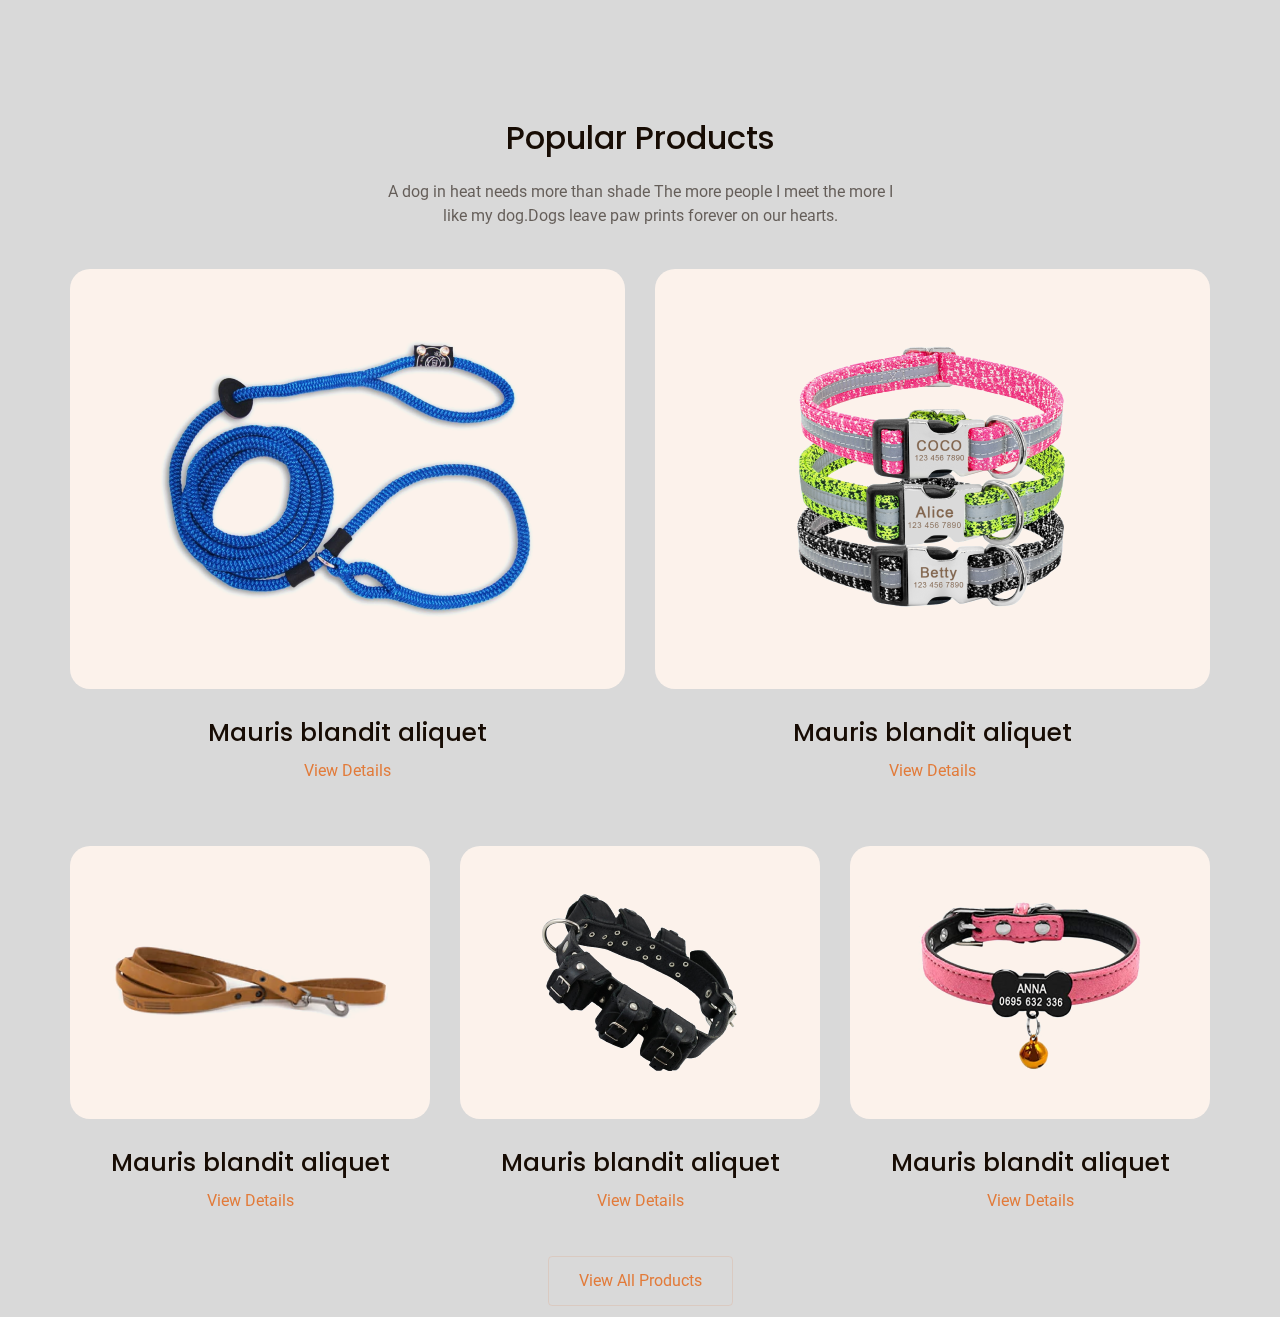
<file: pets/index.html>
<!DOCTYPE html>
<html lang="en">
<head>
    <meta charset="UTF-8">
    <meta http-equiv="X-UA-Compatible" content="IE=edge">
    <meta name="viewport" content="width=device-width, initial-scale=1.0">
    <link rel="preconnect" href="https://fonts.googleapis.com">
    <link rel="preconnect" href="https://fonts.gstatic.com" crossorigin>
    <link href="https://fonts.googleapis.com/css2?family=Poppins:wght@500&family=Roboto&display=swap" rel="stylesheet">
    <link rel="stylesheet" href="style/style.css">
    <title>Pets products</title>
</head>
<body>
    <section class="pets-products">
        <div class="container">
            <div class="pets-products__main-text">
                <h2 class="pets-products__title">Popular Products</h3>
                <p class="pets-products__subtitle">A dog in heat needs more than shade The more people I meet the more I like my dog.Dogs leave paw prints forever on our hearts.</p>
            </div>
            <div class="products-items">
                <div class="product-item product-item__main">
                    <div class="product-item__wrapper-image wrapper-image__main">
                        <img src="assets/images/card_1_1.png" alt="" class="product-item__image">
                    </div>
                    <h3 class="product-item__title">Mauris blandit aliquet</h3>
                    <a href="#" class="product-item__details-button">View Details</a>
                </div>
                <div class="product-item product-item__main">
                    <div class="product-item__wrapper-image">
                        <img src="assets/images/card_2_2.png" alt="" class="product-item__image">
                    </div>
                    <h3 class="product-item__title">Mauris blandit aliquet</h3>
                    <a href="#" class="product-item__details-button">View Details</a>
                </div>

                <div class="product-item">
                    <div class="product-item__wrapper-image">
                        <img src="assets/images/card_3_3.png" alt="" class="product-item__image">
                    </div>
                    <h3 class="product-item__title">Mauris blandit aliquet</h3>
                    <a href="#" class="product-item__details-button">View Details</a>
                </div>
                <div class="product-item">
                    <div class="product-item__wrapper-image">
                        <img src="assets/images/card_4_4.png" alt="" class="product-item__image">
                    </div>
                    <h3 class="product-item__title">Mauris blandit aliquet</h3>
                    <a href="#" class="product-item__details-button">View Details</a>
                </div>
                <div class="product-item">
                    <div class="product-item__wrapper-image">
                        <img src="assets/images/card_5_5.png" alt="" class="product-item__image">
                    </div>
                    <h3 class="product-item__title">Mauris blandit aliquet</h3>
                    <a href="#" class="product-item__details-button">View Details</a>
                </div>
            </div>
            <a href="#" class="pet-products__button">View All Products</a>
        </div>
    </section>
</body>
</html>
</file>
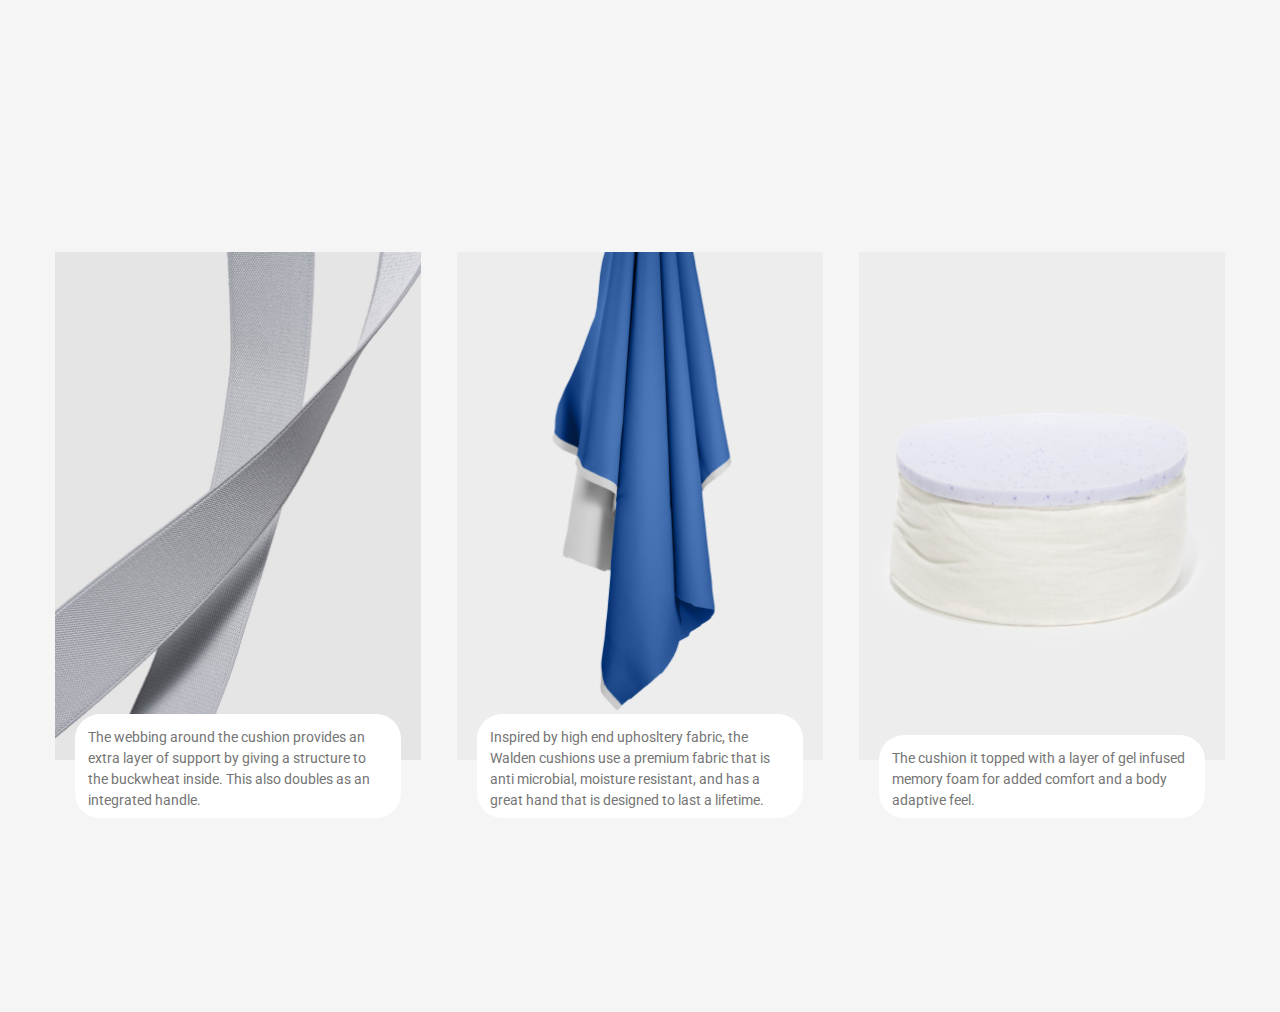
<file: task-advantages/index.html>
<!DOCTYPE html>
<html lang="en">
<head>
    <meta charset="UTF-8">
    <meta http-equiv="X-UA-Compatible" content="IE=edge">
    <meta name="viewport" content="width=device-width, initial-scale=1.0">
    <link rel="preconnect" href="https://fonts.googleapis.com">
    <link rel="preconnect" href="https://fonts.gstatic.com" crossorigin>
    <link href="https://fonts.googleapis.com/css2?family=Roboto&display=swap" rel="stylesheet">
    <link rel="stylesheet" href="style/style.css">
    <title>Advantages-page</title>
    <link>
</head>
<body>
    <section class="advantages">
        <div class="container">
            <div class="advantages__content">
                <div class="advantages__content_item">
                    <div class="advantages__wrapper_images">
                        <img class="advantage__image" src="assets/images/Rectangle_1.jpg" alt="about photo">
                    </div>
                    <p class="advantages__text">
                        The webbing around the cushion provides an extra layer of support by giving a structure to the buckwheat inside. This also doubles as an integrated handle.
                    </p>
                </div>

                <div class="advantages__content_item">
                    <div class="advantages__wrapper_images">
                        <img class="advantage__image" src="assets/images/Rectangle_2.jpg" alt="about photo">
                    </div>
                    <p class="advantages__text">
                        Inspired by high end uphosltery fabric, the Walden cushions use a premium fabric that is anti microbial, moisture resistant, and has a great hand that is designed to last a lifetime.
                    </p>
                </div>

                <div class="advantages__content_item">
                    <div class="advantages__wrapper_images">
                        <img class="advantage__image" src="assets/images/Rectangle_3.jpg" alt="about photo">
                    </div>
                    <p class="advantages__text">
                        The cushion it topped with a layer of gel infused memory foam for added comfort and a body adaptive feel.
                    </p>
                </div>
            </div>
        </div>
    </section>
</body>
</html>
</file>
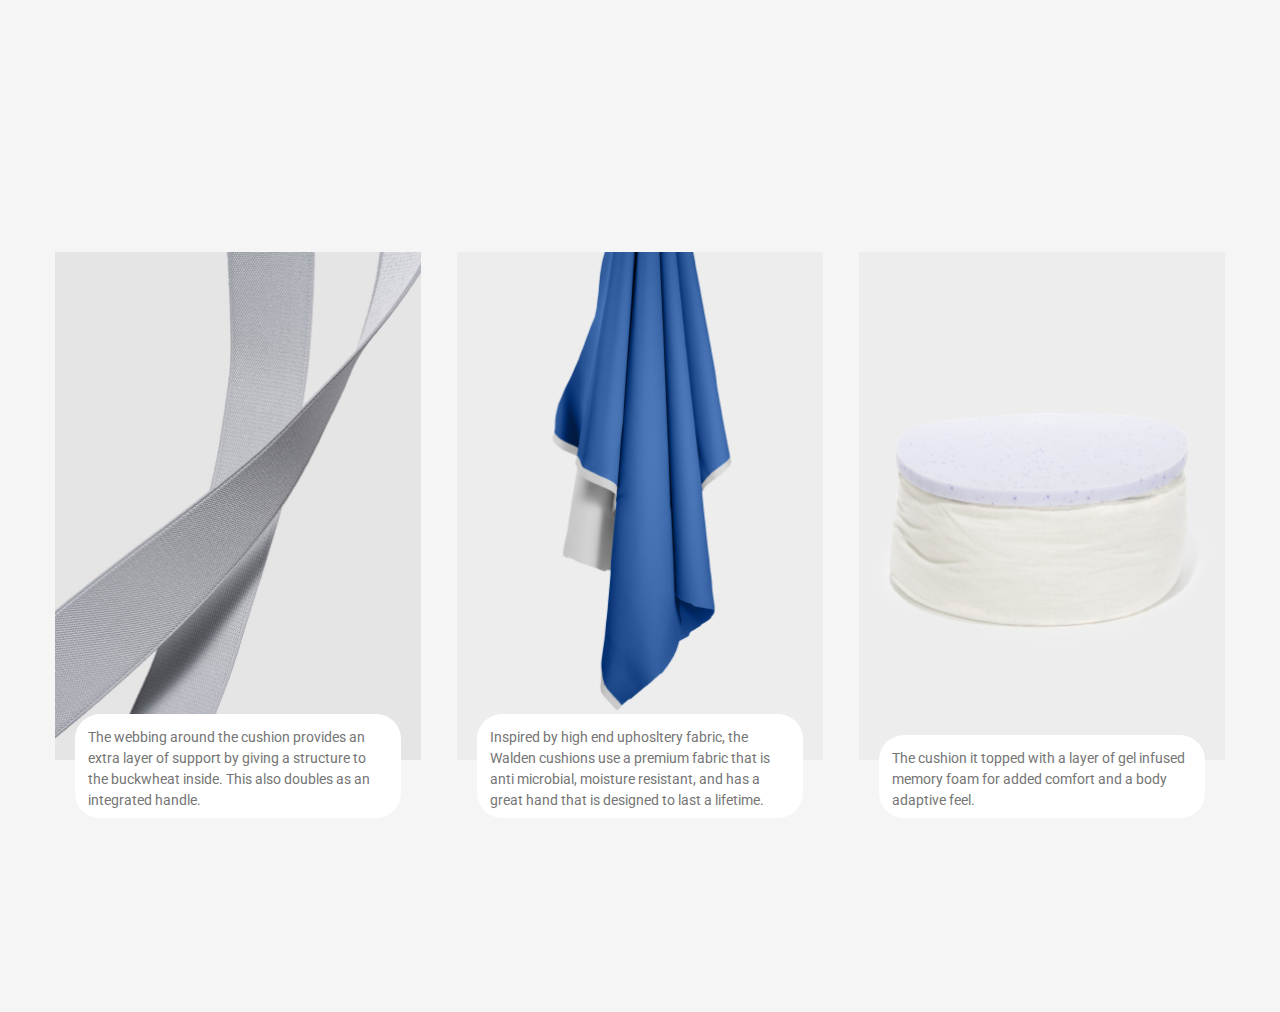
<file: task-advantages_2/index.html>
<!DOCTYPE html>
<html lang="en">
<head>
    <meta charset="UTF-8">
    <meta http-equiv="X-UA-Compatible" content="IE=edge">
    <meta name="viewport" content="width=device-width, initial-scale=1.0">
    <link rel="preconnect" href="https://fonts.googleapis.com">
    <link rel="preconnect" href="https://fonts.gstatic.com" crossorigin>
    <link href="https://fonts.googleapis.com/css2?family=Roboto&display=swap" rel="stylesheet">
    <link rel="stylesheet" href="style/style.css">
    <title>Advantages-page</title>
    <link>
</head>
<body>
    <section class="advantages">
        <div class="container">
            <div class="advantages__content-images">
                <div class="advantages__wrapper-images">
                    <img class="advantage__image" src="assets/images/Rectangle_1.jpg" alt="about photo">
                </div>
                <div class="advantages__wrapper-images">
                    <img class="advantage__image" src="assets/images/Rectangle_2.jpg" alt="about photo">
                </div>
                <div class="advantages__wrapper-images">
                    <img class="advantage__image" src="assets/images/Rectangle_3.jpg" alt="about photo">
                </div>
            </div>
            <div class="advantages__content-text">
                <div class="advantages__wrapper-text">
                    <p class="advantages__text">
                        The webbing around the cushion provides an extra layer of support by giving a structure to the buckwheat inside. This also doubles as an integrated handle.
                    </p>
                </div>
                <div class="advantages__wrapper-text">
                    <p class="advantages__text">
                        Inspired by high end uphosltery fabric, the Walden cushions use a premium fabric that is anti microbial, moisture resistant, and has a great hand that is designed to last a lifetime.
                    </p>
                </div>
                <div class="advantages__wrapper-text">
                    <p class="advantages__text">
                        The cushion it topped with a layer of gel infused memory foam for added comfort and a body adaptive feel.
                    </p>
                </div>
            </div>
        </div>
    </section>
</body>
</html>
</file>
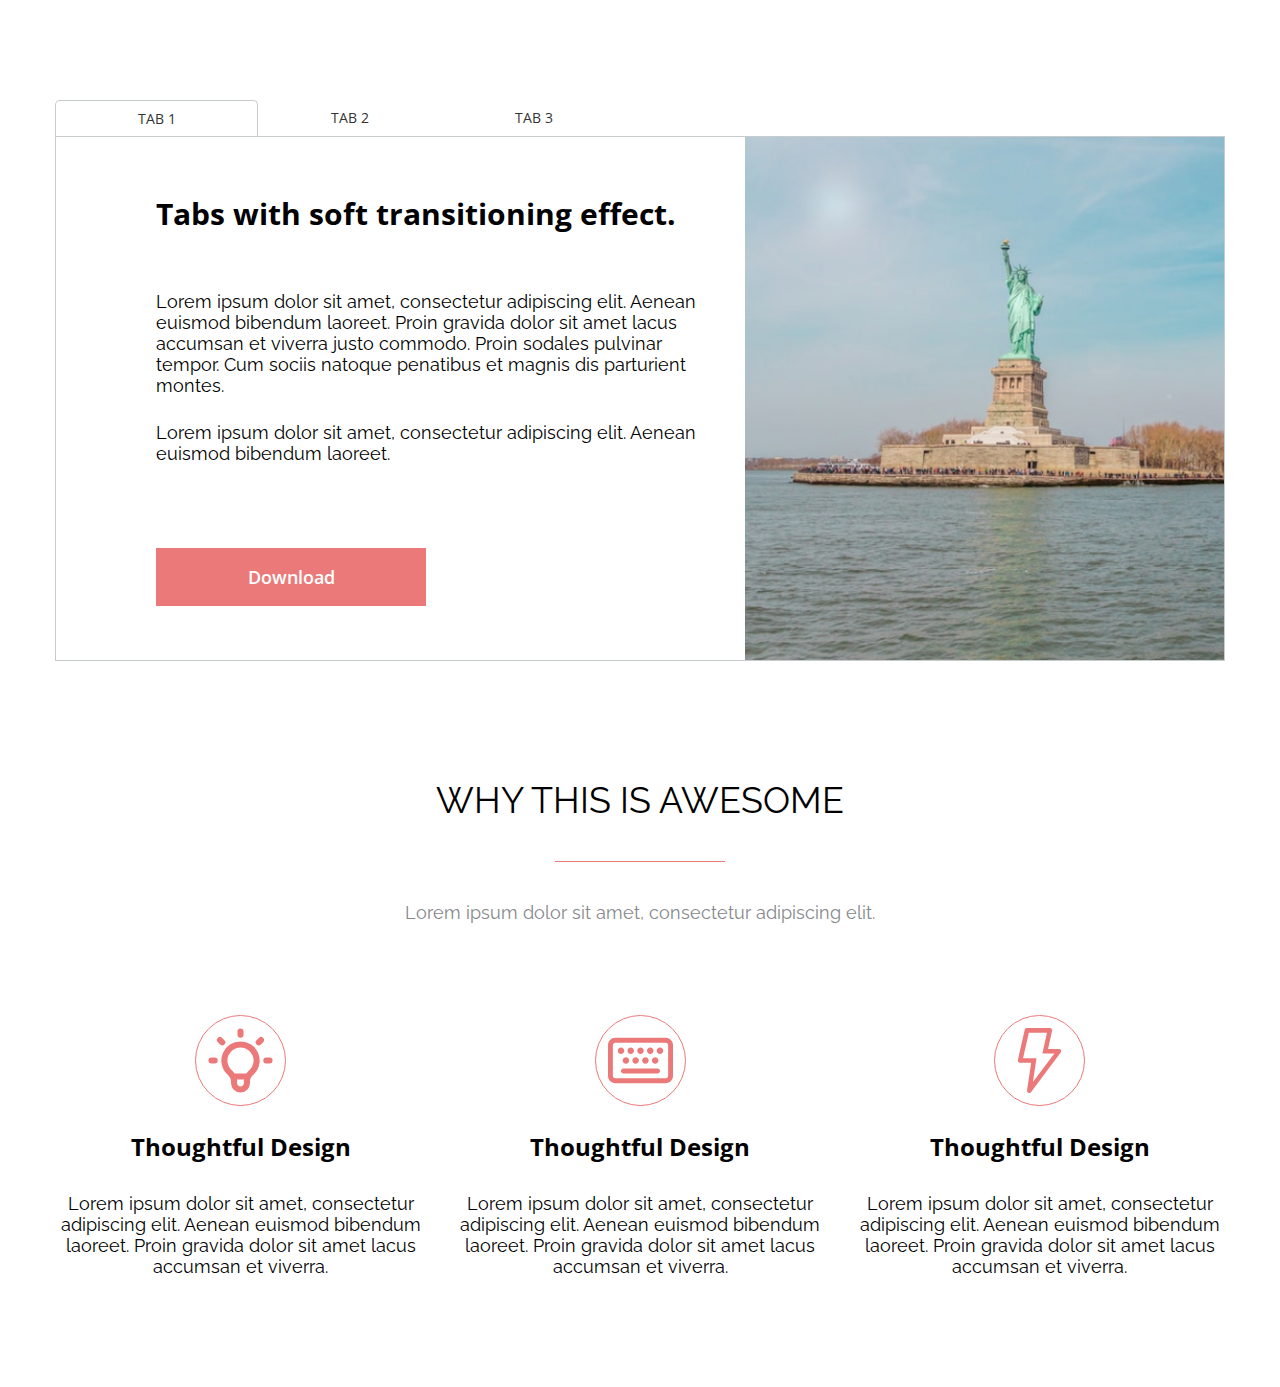
<file: task_2/index.html>
<!DOCTYPE html>
<html lang="en">
<head>
    <meta charset="UTF-8">
    <meta http-equiv="X-UA-Compatible" content="IE=edge">
    <meta name="viewport" content="width=device-width, initial-scale=1.0">
    <link rel="preconnect" href="https://fonts.googleapis.com">
    <link rel="preconnect" href="https://fonts.gstatic.com" crossorigin>
    <link href="https://fonts.googleapis.com/css2?family=Open+Sans:wght@400;600;700&family=Raleway:wght@400;500;700&display=swap" rel="stylesheet">
    <link rel="stylesheet" href="style/style.css">
    <title>AXURE</title>
</head>
<body>
    <header></header>
    <main>
        <section class="about">
            <div class="container">
                <div class="about__links">
                    <a class="about__link about__link_active" href="javascript:void(0)">tab 1</a>
                    <a class="about__link" href="javascript:void(0)">tab 2</a>
                    <a class="about__link" href="javascript:void(0)">tab 3</a>
                </div>
                <div class="about__content">
                    <div class="about__text">
                        <h2 class="about__title">Tabs with soft transitioning effect.</h2>
                        <div class="about__information">
                            <p class="about__subtitle">Lorem ipsum dolor sit amet, consectetur adipiscing elit. Aenean euismod bibendum laoreet. Proin gravida dolor sit amet lacus accumsan et viverra justo commodo. Proin sodales pulvinar tempor. Cum sociis natoque  penatibus et magnis dis parturient montes.</p>
                            <p class="about__subtitle">Lorem ipsum dolor sit amet, consectetur adipiscing elit. Aenean euismod  bibendum laoreet.</p>
                        </div>
                        <a class="about__button btn" download="#">Download</a>
                    </div>
                    <div class="about__wrap-photo">
                        <img class="about__photo" src="assets/photos/about_photo.jpg" alt="about photo">
                    </div>
                </div>
            </div>
        </section>
        <section class="awesome">
            <div class="container">
                <h2 class="awesome__title title">WHY THIS IS AWESOME</h2>
                <div class="awesome__border border"></div>
                <p class="awesome__subtitle">Lorem ipsum dolor sit amet, consectetur adipiscing elit.</p>
                <div class="awesome__items">
                    <div class="item">
                        <div class="item_icon">
                            <svg class="icon" viewBox="0 0 73 72" fill="none" xmlns="http://www.w3.org/2000/svg">
                                <path d="M28.0362 54.0594H44.9602H28.0362ZM36.5 3.4931V7.10498V3.4931ZM59.5481 13.014L56.9876 15.5676L59.5481 13.014ZM69.0948 36H65.4731H69.0948ZM7.52688 36H3.90524H7.52688ZM16.0124 15.5676L13.4519 13.014L16.0124 15.5676ZM23.6939 48.7716C21.1619 46.2458 19.4377 43.0279 18.7394 39.5248C18.0411 36.0218 18.4 32.3909 19.7707 29.0912C21.1414 25.7916 23.4623 22.9714 26.4401 20.9872C29.4179 19.003 32.9187 17.944 36.5 17.944C40.0813 17.944 43.5821 19.003 46.5599 20.9872C49.5377 22.9714 51.8586 25.7916 53.2293 29.0912C54.6 32.3909 54.9589 36.0218 54.2606 39.5248C53.5623 43.0279 51.8381 46.2458 49.3061 48.7716L47.3215 50.7473C46.1868 51.8791 45.2868 53.2227 44.6729 54.7013C44.059 56.18 43.7431 57.7648 43.7433 59.3652V61.2831C43.7433 63.199 42.9801 65.0364 41.6218 66.3911C40.2634 67.7458 38.421 68.5069 36.5 68.5069C34.579 68.5069 32.7366 67.7458 31.3782 66.3911C30.0199 65.0364 29.2567 63.199 29.2567 61.2831V59.3652C29.2567 56.1326 27.9674 53.03 25.6785 50.7473L23.6939 48.7716Z" stroke="#EC7979" stroke-width="6.83333" stroke-linecap="round" stroke-linejoin="round"/>
                            </svg>
                        </div>
                        <div class="item_text">
                            <h3 class="item_header">Thoughtful Design</h3>
                            <p class="item_subtitle">Lorem ipsum dolor sit amet, consectetur adipiscing  elit. Aenean euismod bibendum laoreet. Proin gravida  dolor sit amet lacus accumsan et viverra.</p>
                        </div>
                    </div>

                    <div class="item">
                        <div class="item_icon">
                            <svg class="icon" viewBox="0 0 66 46" fill="none" xmlns="http://www.w3.org/2000/svg">
                                <path d="M58.5732 0C60.543 0 62.432 0.778611 63.8248 2.16455C65.2176 3.55048 66.0001 5.43021 66.0001 7.39022V38.6098C66.0001 40.5698 65.2176 42.4495 63.8248 43.8355C62.432 45.2214 60.543 46 58.5732 46H7.42695C6.45164 46 5.48588 45.8088 4.58481 45.4375C3.68375 45.0661 2.86501 44.5217 2.17537 43.8355C1.48572 43.1492 0.938662 42.3345 0.565427 41.4379C0.192193 40.5413 9.15527e-05 39.5803 9.15527e-05 38.6098V7.39022C9.15527e-05 5.43021 0.782562 3.55048 2.17537 2.16455C3.56817 0.778611 5.45722 0 7.42695 0H58.5732ZM58.5732 4.92681H7.42695C6.77037 4.92681 6.14069 5.18635 5.67642 5.64833C5.21215 6.11031 4.95133 6.73688 4.95133 7.39022V38.6098C4.95133 39.9696 6.06041 41.0732 7.42695 41.0732H58.5732C59.2298 41.0732 59.8595 40.8137 60.3238 40.3517C60.788 39.8897 61.0489 39.2631 61.0489 38.6098V7.39022C61.0489 6.73688 60.788 6.11031 60.3238 5.64833C59.8595 5.18635 59.2298 4.92681 58.5732 4.92681ZM15.679 31.2031H50.3377C50.9649 31.2033 51.5687 31.4404 52.027 31.8665C52.4853 32.2926 52.764 32.876 52.8068 33.4986C52.8495 34.1213 52.6532 34.737 52.2573 35.2211C51.8615 35.7053 51.2957 36.0219 50.6744 36.107L50.3377 36.13H15.679C15.0518 36.1298 14.448 35.8927 13.9897 35.4666C13.5314 35.0405 13.2527 34.4571 13.2099 33.8345C13.1672 33.2118 13.3635 32.5961 13.7594 32.112C14.1552 31.6278 14.7209 31.3112 15.3423 31.2261L15.679 31.2031ZM47.8621 19.7072C48.7375 19.7072 49.5771 20.0533 50.1961 20.6693C50.8151 21.2852 51.1629 22.1207 51.1629 22.9918C51.1629 23.8629 50.8151 24.6983 50.1961 25.3143C49.5771 25.9303 48.7375 26.2763 47.8621 26.2763C46.9866 26.2763 46.147 25.9303 45.528 25.3143C44.909 24.6983 44.5612 23.8629 44.5612 22.9918C44.5612 22.1207 44.909 21.2852 45.528 20.6693C46.147 20.0533 46.9866 19.7072 47.8621 19.7072ZM28.0736 19.7072C28.949 19.7072 29.7886 20.0533 30.4076 20.6693C31.0267 21.2852 31.3744 22.1207 31.3744 22.9918C31.3744 23.8629 31.0267 24.6983 30.4076 25.3143C29.7886 25.9303 28.949 26.2763 28.0736 26.2763C27.1982 26.2763 26.3586 25.9303 25.7396 25.3143C25.1206 24.6983 24.7728 23.8629 24.7728 22.9918C24.7728 22.1207 25.1206 21.2852 25.7396 20.6693C26.3586 20.0533 27.1982 19.7072 28.0736 19.7072ZM18.1711 19.7072C19.0466 19.7072 19.8861 20.0533 20.5052 20.6693C21.1242 21.2852 21.472 22.1207 21.472 22.9918C21.472 23.8629 21.1242 24.6983 20.5052 25.3143C19.8861 25.9303 19.0466 26.2763 18.1711 26.2763C17.2957 26.2763 16.4561 25.9303 15.8371 25.3143C15.2181 24.6983 14.8703 23.8629 14.8703 22.9918C14.8703 22.1207 15.2181 21.2852 15.8371 20.6693C16.4561 20.0533 17.2957 19.7072 18.1711 19.7072ZM37.9761 19.7072C38.8515 19.7072 39.6911 20.0533 40.3101 20.6693C40.9291 21.2852 41.2769 22.1207 41.2769 22.9918C41.2769 23.8629 40.9291 24.6983 40.3101 25.3143C39.6911 25.9303 38.8515 26.2763 37.9761 26.2763C37.1007 26.2763 36.2611 25.9303 35.642 25.3143C35.023 24.6983 34.6753 23.8629 34.6753 22.9918C34.6753 22.1207 35.023 21.2852 35.642 20.6693C36.2611 20.0533 37.1007 19.7072 37.9761 19.7072ZM13.2034 9.85362C14.0788 9.85362 14.9184 10.1997 15.5374 10.8156C16.1565 11.4316 16.5042 12.2671 16.5042 13.1382C16.5042 14.0093 16.1565 14.8447 15.5374 15.4607C14.9184 16.0767 14.0788 16.4227 13.2034 16.4227C12.328 16.4227 11.4884 16.0767 10.8694 15.4607C10.2503 14.8447 9.90257 14.0093 9.90257 13.1382C9.90257 12.2671 10.2503 11.4316 10.8694 10.8156C11.4884 10.1997 12.328 9.85362 13.2034 9.85362ZM23.0894 9.85362C23.9648 9.85362 24.8044 10.1997 25.4234 10.8156C26.0424 11.4316 26.3902 12.2671 26.3902 13.1382C26.3902 14.0093 26.0424 14.8447 25.4234 15.4607C24.8044 16.0767 23.9648 16.4227 23.0894 16.4227C22.2139 16.4227 21.3744 16.0767 20.7553 15.4607C20.1363 14.8447 19.7885 14.0093 19.7885 13.1382C19.7885 12.2671 20.1363 11.4316 20.7553 10.8156C21.3744 10.1997 22.2139 9.85362 23.0894 9.85362ZM32.9918 9.85362C33.8673 9.85362 34.7068 10.1997 35.3259 10.8156C35.9449 11.4316 36.2927 12.2671 36.2927 13.1382C36.2927 14.0093 35.9449 14.8447 35.3259 15.4607C34.7068 16.0767 33.8673 16.4227 32.9918 16.4227C32.1164 16.4227 31.2768 16.0767 30.6578 15.4607C30.0388 14.8447 29.691 14.0093 29.691 13.1382C29.691 12.2671 30.0388 11.4316 30.6578 10.8156C31.2768 10.1997 32.1164 9.85362 32.9918 9.85362ZM42.8943 9.85362C43.7697 9.85362 44.6093 10.1997 45.2283 10.8156C45.8474 11.4316 46.1951 12.2671 46.1951 13.1382C46.1951 14.0093 45.8474 14.8447 45.2283 15.4607C44.6093 16.0767 43.7697 16.4227 42.8943 16.4227C42.0189 16.4227 41.1793 16.0767 40.5603 15.4607C39.9413 14.8447 39.5935 14.0093 39.5935 13.1382C39.5935 12.2671 39.9413 11.4316 40.5603 10.8156C41.1793 10.1997 42.0189 9.85362 42.8943 9.85362ZM52.7968 9.85362C53.6722 9.85362 54.5118 10.1997 55.1308 10.8156C55.7499 11.4316 56.0976 12.2671 56.0976 13.1382C56.0976 14.0093 55.7499 14.8447 55.1308 15.4607C54.5118 16.0767 53.6722 16.4227 52.7968 16.4227C51.9214 16.4227 51.0818 16.0767 50.4628 15.4607C49.8437 14.8447 49.496 14.0093 49.496 13.1382C49.496 12.2671 49.8437 11.4316 50.4628 10.8156C51.0818 10.1997 51.9214 9.85362 52.7968 9.85362Z" fill="#EC7979"/>
                            </svg>
                        </div>
                        <div class="item_text">
                            <h3 class="item_header">Thoughtful Design</h3>
                            <p class="item_subtitle">Lorem ipsum dolor sit amet, consectetur adipiscing  elit. Aenean euismod bibendum laoreet. Proin gravida  dolor sit amet lacus accumsan et viverra.</p>
                        </div>
                    </div>

                    <div class="item">
                        <div class="item_icon">
                            <svg class="icon" viewBox="0 0 44 66" fill="none" xmlns="http://www.w3.org/2000/svg">
                                <path d="M10.7308 65.8114C10.2572 65.6078 9.86369 65.2494 9.61227 64.7927C9.36084 64.336 9.26586 63.8071 9.34231 63.2893L13.5542 35.3575H2.37647C2.0221 35.3672 1.67028 35.2939 1.34815 35.1432C1.02602 34.9925 0.742197 34.7684 0.518571 34.4882C0.294944 34.2081 0.137497 33.8793 0.0583768 33.5274C-0.0207433 33.1754 -0.0194209 32.8096 0.0622413 32.4583L7.00493 1.81582C7.1271 1.28846 7.42391 0.820076 7.84542 0.489504C8.26692 0.158932 8.78737 -0.0136382 9.31916 0.00084246H32.4615C32.8072 -0.000354887 33.1488 0.077363 33.4612 0.228286C33.7735 0.379208 34.0488 0.5995 34.2666 0.872974C34.4875 1.14954 34.6439 1.47353 34.724 1.82057C34.8042 2.16761 34.806 2.52865 34.7294 2.87652L30.7258 21.2149H41.7184C42.1521 21.214 42.5774 21.3373 42.9456 21.5706C43.3139 21.804 43.6104 22.1381 43.8012 22.5348C43.967 22.9156 44.0308 23.3343 43.9861 23.7484C43.9414 24.1624 43.7898 24.557 43.5466 24.892L13.4616 64.9629C13.2583 65.2699 12.9868 65.5238 12.6692 65.7039C12.3515 65.8841 11.9967 65.9856 11.6334 66C11.3237 65.9941 11.0178 65.9302 10.7308 65.8114ZM24.9402 25.9291L29.5687 4.71507H11.1705L5.2924 30.6433H18.9695L15.2899 54.8744L37.0899 25.9291H24.9402Z" fill="#EC7979"/>
                            </svg>
                        </div>
                        <div class="item_text">
                            <h3 class="item_header">Thoughtful Design</h3>
                            <p class="item_subtitle">Lorem ipsum dolor sit amet, consectetur adipiscing  elit. Aenean euismod bibendum laoreet. Proin gravida  dolor sit amet lacus accumsan et viverra.</p>
                        </div>
                    </div>
                </div>
            </div>
        </section>
    </main>
</body>
</html>
</file>
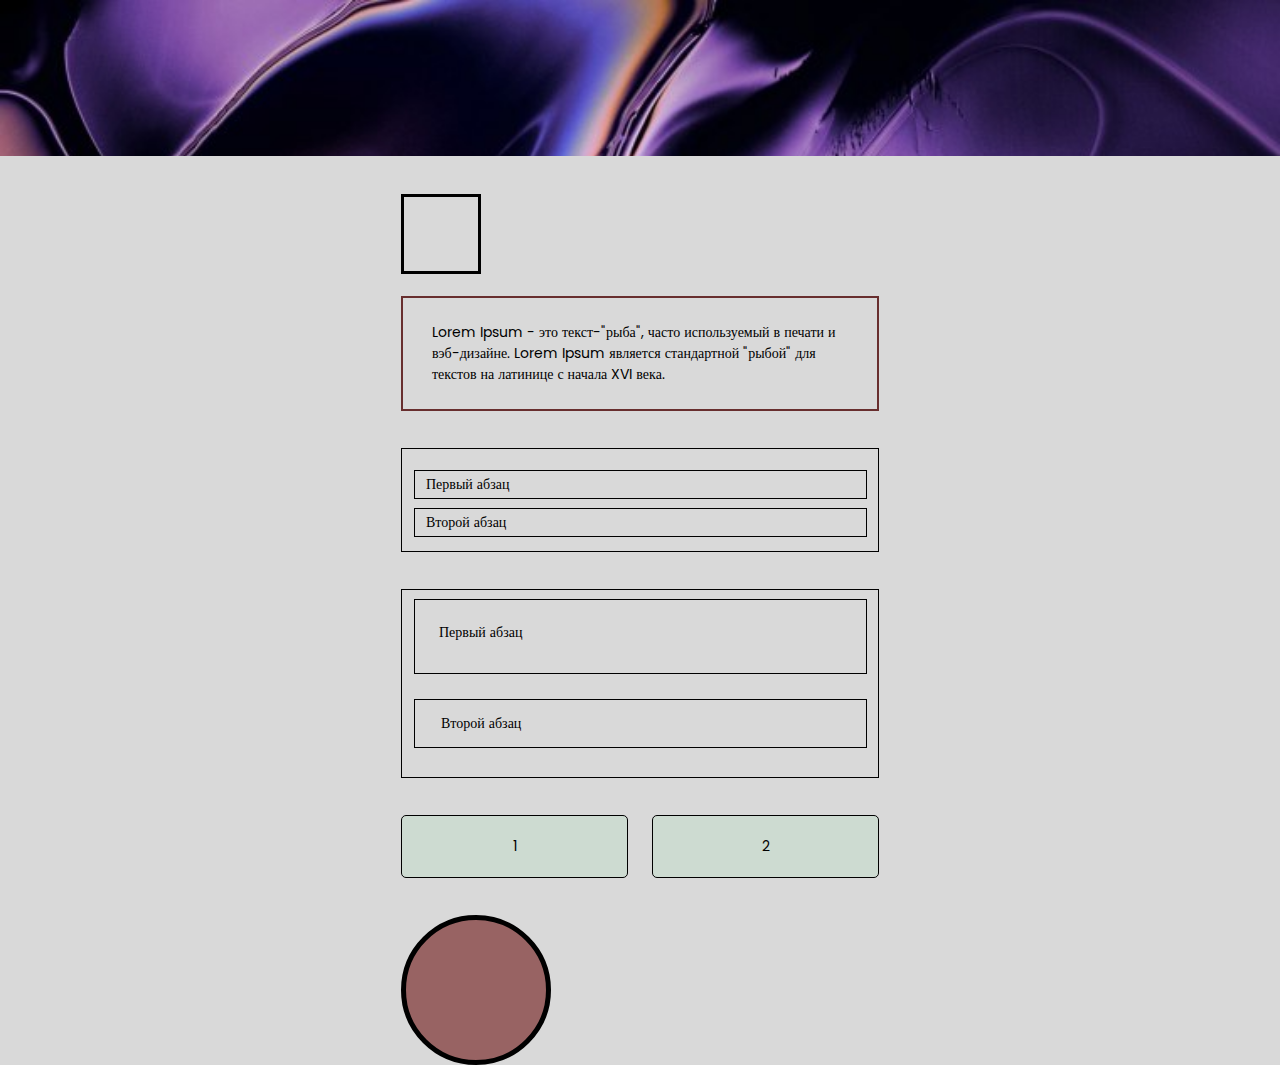
<file: task_extra/index.html>
<!DOCTYPE html>
<html lang="en">
<head>
    <meta charset="UTF-8">
    <meta http-equiv="X-UA-Compatible" content="IE=edge">
    <meta name="viewport" content="width=device-width, initial-scale=1.0">
    <link href="https://fonts.googleapis.com/css2?family=Poppins&display=swap" rel="stylesheet">
    <link rel="stylesheet" href="style/style.css">
    <title>Extra task</title>
</head>
<body>
    <main>
        <div class="header_block_image">
            <img class="header_image" src="assets/header_photo.jpeg" alt="Header image">
        </div>
        <div class="first_block">
            <div class="container">
                <div class="logo"></div>
                <p class="header_description">Lorem Ipsum - это текст-"рыба", часто используемый в печати и вэб-дизайне. Lorem Ipsum является стандартной "рыбой" для текстов на латинице с начала XVI века.</p>
            </div>
        </div>
        <div class="about_block">
            <div class="container">
                <div class="about_block_small">
                    <p class="text_item">Первый абзац</p>
                    <p class="text_item">Второй абзац</p>
                </div>
                <div class="about_block_big">
                    <p class="text_item">Первый абзац</p>
                    <p class="text_item">Второй абзац</p>
                </div>
            </div>
        </div>
        <div class="number_block">
            <div class="container">
                <div class="number_block_flex">
                    <p class="number_block_item">1</p>
                    <p class="number_block_item">2</p>
                </div>
                <div class="circle"></div>
            </div>
        </div>
    </main>
</body>
</html>
</file>
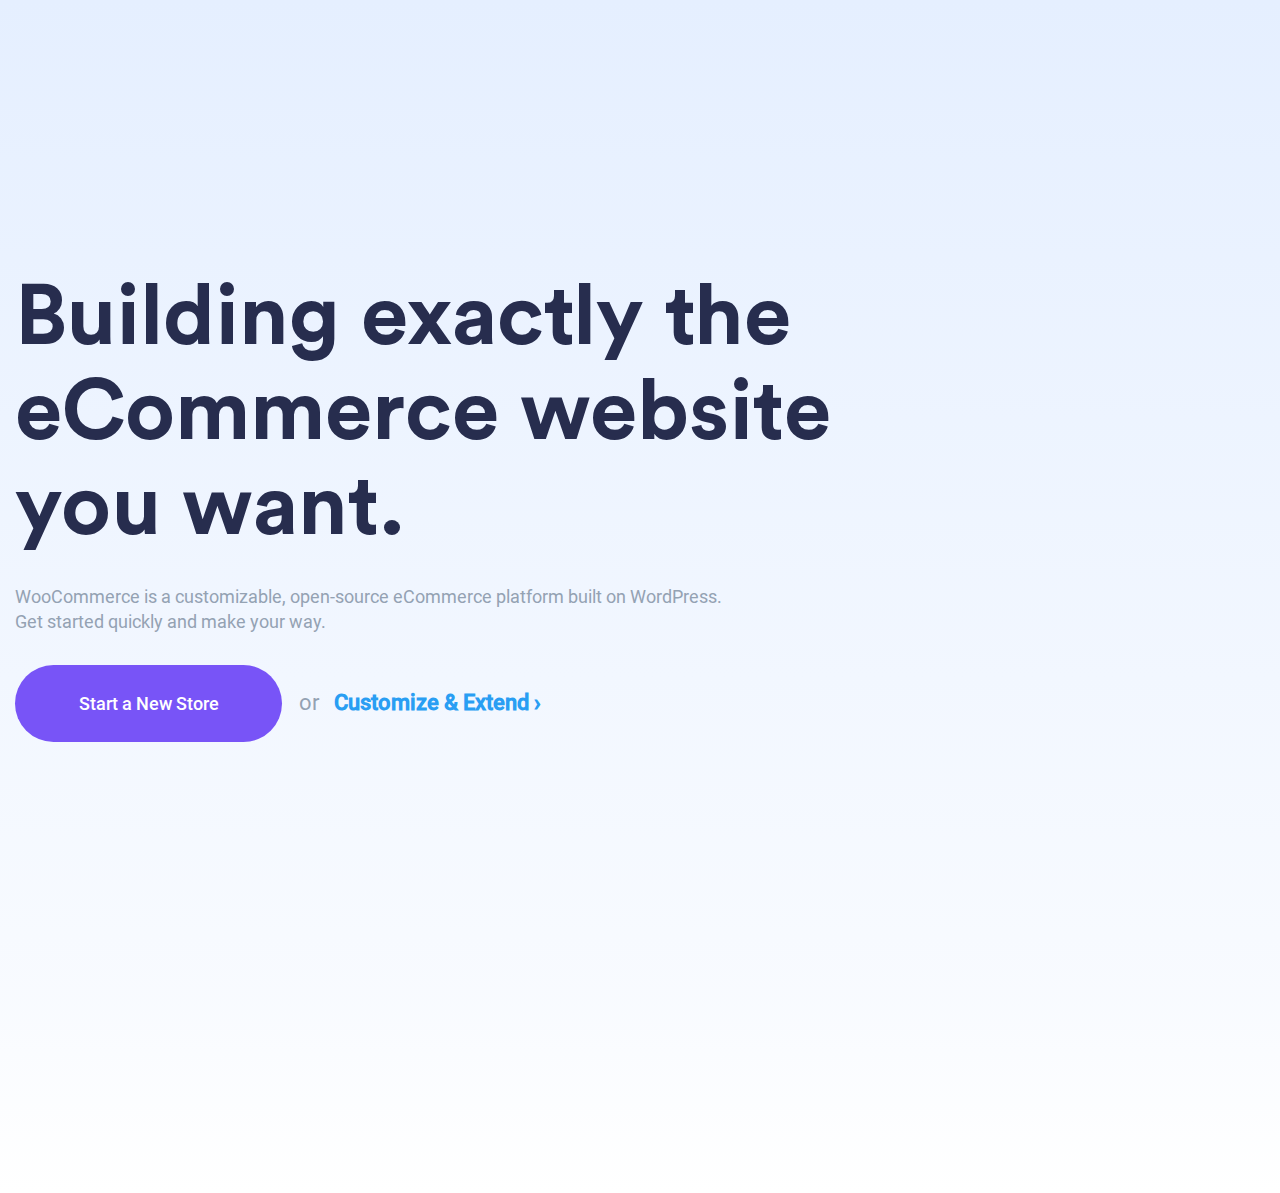
<file: task_promo/index.html>
<!DOCTYPE html>
<html lang="en">
  <head>
    <meta charset="UTF-8" />
    <meta http-equiv="X-UA-Compatible" content="IE=edge">
    <meta name="viewport" content="width=device-width, initial-scale=1.0">
    <link rel="stylesheet" href="style/style.css">
    <link rel="stylesheet" href="assets/fonts/fonts.css">
    <title>Document</title>
  </head>
  <body>
    <section class="promo">
      <div class="container">
        <h1 class="promo__title">
          Building exactly the eCommerce website you want.
        </h1>
        <p class="promo__text">
          WooCommerce is a customizable, open-source eCommerce platform built on
          WordPress. Get started quickly and make your way.
        </p>
        <p class="promo__info">
          <a class="promo__btn" href="#">Start a New Store</a>
          or
          <a class="promo__link" href="#">Customize & Extend ›</a>
        </p>
      </div>
    </section>
  </body>
</html>
</file>
<file: pets/style/style.css>
* {
    margin: 0;
    padding: 0;
    box-sizing: border-box;

    font-family: 'Roboto';
    font-style: normal;
    font-weight: 400;
    color: #170C04;
}

.pets-products {
    background: #D9D9D9;
    padding: 114px 0 11px;
    text-align: center;
}

.container {
    max-width: 1170px;
    padding: 0 15px;
    margin: 0 auto;
}

.pets-products__main-text {
    margin: 0 auto 41px;
    max-width: 506px;
}

.pets-products__title {
    font-family: 'Poppins';
    font-style: normal;
    font-weight: 500;
    font-size: 32.25px;
    line-height: 48px;
    margin-bottom: 18px;
}

.pets-products__subtitle {
    font-size: 16px;
    line-height: 24px;
    opacity: 0.6;
}

.products-items {
    display: flex;
    column-gap: 30px;
    row-gap: 66px;
    flex-wrap: wrap;
    margin-bottom: 46px;
}

.product-item__wrapper-image {
    background: #FCF2EB;
    border-radius: 20px;
    padding: 41px 36px;
    display: flex;
    justify-content: center;
    align-items: center;
    margin-bottom: 25px;
    aspect-ratio: 1 / .757;
}

.product-item__image {
    width: 100%;
    height: 100%;
    object-fit: scale-down;
    mix-blend-mode: darken;
}

.product-item__main {
    flex-grow: 1;
    width: calc((100% - 60px) / 2);
}

.product-item__title {
    font-family: 'Poppins';
    font-style: normal;
    font-weight: 500;
    font-size: 25px;
    line-height: 38px;
    margin-bottom: 9px;
}

.product-item__details-button {
    text-decoration: none;
    font-size: 16px;
    line-height: 19px;
    text-align: center;
    color: #E27B3A;
}

.pet-products__button {
    display: block;
    max-width: 185px;
    margin: 0 auto;
    font-size: 16px;
    line-height: 24px;
    color: #E27B3A;
    padding: 12px;
    border: 1px solid rgba(226, 123, 58, 0.15);
    border-radius: 4px;
    text-decoration: none;
}
</file>
<file: task-advantages/style/style.css>
* {
    margin: 0;
    padding: 0;
    box-sizing: border-box;
}

a {
    text-decoration: none;
}

.advantages {
    background: #F5F5F5;
    padding: 252px 0 194px;
}

.container {
    max-width: 1200px;
    padding: 0 15px;
    margin: 0 auto;
}

.advantages__content {
    display: flex;
    justify-content: space-between;
}

.advantages__content_item {
    margin-right: 36px;
    display: flex;
    flex-direction: column;
    justify-content: space-between;
}

.advantages__content_item:last-child {
    margin-right: 0;
}

.advantages__wrapper_images {
    max-width: 366px;
}

.advantage__image {
    width: 100%;
    height: 100%;
    object-fit: cover;
}

.advantages__text {
    background: #FFFFFF;
    border-radius: 25px;
    padding: 13px 13px 7px 13px;
    font-family: 'Roboto';
    font-style: normal;
    font-weight: 400;
    font-size: 14px;
    line-height: 21px;
    color: #757575;
    max-width: 326px;
    margin: -46px auto 0;
}
</file>
<file: task-advantages_2/style/style.css>
* {
    margin: 0;
    padding: 0;
    box-sizing: border-box;
}

a {
    text-decoration: none;
}

.advantages {
    background: #F5F5F5;
    padding: 252px 0 194px;
}

.container {
    max-width: 1200px;
    padding: 0 15px;
    margin: 0 auto;
}

.advantages__content-images {
    display: flex;
    justify-content: space-between;
}

.advantages__wrapper-images {
    max-width: 366px;
    margin-right: 36px;
}

.advantages__wrapper-images:last-child {
    margin-right: 0;
}

.advantage__image {
    width: 100%;
    height: 100%;
    object-fit: cover;
}

.advantages__text {
    background: #FFFFFF;
    border-radius: 25px;
    padding: 13px 13px 7px 13px;
    font-family: 'Roboto';
    font-style: normal;
    font-weight: 400;
    font-size: 14px;
    line-height: 21px;
    color: #757575;
    max-width: 326px;
    margin: -46px auto 0;
}

.advantages__content-text {
    display: flex;
    align-items: flex-end;
}

.advantages__wrapper-text {
    margin-right: 36px;
    padding: 0 20px;
}

.advantages__wrapper-text:last-child {
    margin-right: 0;
}
</file>
<file: task_2/style/style.css>
* {
    margin: 0;
    padding: 0;
    box-sizing: border-box;

    font-family: 'Raleway';
    font-style: normal;
    font-weight: 400;
    color: #000000;
}

body {
    background-color: #FFFFFF;
}

.container {
    max-width: 1202px;
    margin: 0 auto;
    padding: 0 16px;
}

/*About block*/
.about {
    margin-top: 100px;
    margin-bottom: 118px;
}

.about__links {
    display: flex;
}

.about__link {
    max-width: 184px;
    width: 100%;
    padding: 8px 0;
    text-align: center;
    display: inline-block;
    font-family: 'Open Sans';
    font-style: normal;
    font-weight: 400;
    font-size: 14px;
    line-height: 19px;
    text-transform: uppercase;
    color: #333333;
    text-decoration: none;
}

.about__link_active {
    max-width: 203px;
    border-top: 1px solid #C6CBCD;
    border-right: 1px solid #C6CBCD;
    border-left: 1px solid #C6CBCD;
    border-radius: 5px 5px 0px 0px;
    position: relative;
}

.about__link_active:after {
    content: "";
    display: block;
    position: absolute;
    bottom: -2px;
    top: 134px;
    width: 201px;
    height: 0px;
    border-bottom: 4px solid white;
}

.about__content {
    display: flex;
    border: 1px solid #C6CBCD;
}

.about__text {
    padding: 56px 29px 54px 100px;
    width: 59%;
}

.about__title {
    font-family: 'Open Sans';
    font-style: normal;
    font-weight: 700;
    font-size: 30px;
    line-height: 41px;
    margin-bottom: 57px;
}

.about__information {
    margin-bottom: 84px;
}

.about__subtitle {
    font-family: 'Raleway';
    font-style: normal;
    font-weight: 400;
    font-size: 18px;
    line-height: 21px;
}

.about__subtitle:first-child {
    margin-bottom: 26px;
}

.about__wrap-photo {
    width: 41%;
}

.about__photo {
    width: 100%;
    height: 100%;
    object-fit: cover;
}

.about__button {
    background: #EC7979;
    color: #FFFFFF;
}

.about__button:hover {
    background: #AB4949;
    transition: .5s;
}

.about__button:active {
    background: #EC7979;
    box-shadow: inset 0px 0px 10px #AB4949;
}

.btn {
    max-width: 270px;
    width: 100%;
    font-family: 'Open Sans';
    font-style: normal;
    font-weight: 600;
    font-size: 18px;
    line-height: 26px;
    display: inline-block;
    text-align: center;
    padding: 16px 0;
    cursor: pointer;
}

/*Awesome block*/
.awesome {
    margin-bottom: 110px;
}

.title {
    font-size: 36px;
    line-height: 42px;
    text-align: center;
    text-transform: uppercase;
    margin-bottom: 40px;
}

.border {
    width: 170px;
    height: 0px;
    border-bottom: 1px solid #EC7979;
    margin: 0 auto 40px;
}

.awesome__subtitle {
    font-size: 18px;
    line-height: 21px;
    text-align: center;
    color: #86878B;
    margin-bottom: 92px;
}

.awesome__items {
    display: flex;
    justify-content: space-between;
}

.item {
    max-width: 371px;
    text-align: center;
    margin-right: 27px;
}

.item:last-child {
    margin-right: 0;
}

.item_icon {
    width: 91px;
    height: 91px;
    border: 1px solid #EC7979;
    border-radius: 50%;
    margin: 0 auto;
    display: flex;
    align-items: center;
    justify-content: center;
    margin-bottom: 24px;
}

.icon {
    width: 65px;
    height: 65px;
}

.item_header {
    font-family: 'Open Sans';
    font-style: normal;
    font-weight: 700;
    font-size: 24px;
    line-height: 33px;
    margin-bottom: 30px;
}

.item_subtitle {
    font-size: 18px;
    line-height: 21px;
}
</file>
<file: task_extra/style/style.css>
* {
    margin: 0;
    padding: 0;
    box-sizing: border-box;

    font-family: 'Poppins';
    font-style: normal;
    font-weight: 400;
    color: #000000;
}

body {
    background-color: #D9D9D9;
}

.container {
    max-width: 510px;
    padding: 0 16px;
    margin: 0 auto;
}

.header_block_image {
    height: 156px;
    width: 100vw;
    margin-bottom: 38px;
    overflow: hidden;
}

.header_image {
    width: 100vw;
}

.first_block {
    margin-bottom: 37px;
}

.logo {
    width: 80px;
    height: 80px;
    border: 3px solid #000000;
    margin-bottom: 22px;
}

.header_description {
    font-size: 14px;
    line-height: 21px;
    border: 2px solid #682E2E;
    padding: 24px 29px;
}

.about_block {
    margin-bottom: 37px;
}

.about_block_small {
    border: 1px solid #000000;
    padding: 21px 11px  14px 12px;
    margin-bottom: 37px;
}

.text_item {
    font-size: 14px;
    line-height: 21px;
    border: 1px solid #000000;
    margin-bottom: 9px;
    padding: 3px 11px;
}

.text_item:last-child {
    margin-bottom: 0;
}

.about_block_big {
    border: 1px solid #000000;
    padding: 9px 11px 29px 12px;
}

.about_block_big > p:first-child {
    padding: 22px 24px 30px;
    margin-bottom: 25px;
}

.about_block_big > p:last-child {
    padding: 13px 26px;
}

.number_block_flex {
    display: flex;
    justify-content: space-between;
    margin-bottom: 37px;
}

.number_block_item {
    width: 227px;
    background: #CDDBD1;
    border: 1px solid #000000;
    border-radius: 5px;
    font-size: 14px;
    line-height: 21px;
    padding: 20px 0;
    text-align: center;
}

.circle {
    width: 150px;
    height: 150px;
    background: #986363;
    border: 5px solid #000000;
    border-radius: 50%;
}
</file>
<file: task_promo/style/style.css>
* {
    margin: 0;
    padding: 0;
    box-sizing: border-box;
}

a {
    text-decoration: none;
}

.promo {
    padding: 270px 0 451px;
    background: linear-gradient(
    180deg,
    #e5efff 0%,
    rgba(229, 239, 255, 0.262661) 83.7%,
    rgba(229, 239, 255, 0) 100%
    );
}

.container {
    max-width: 1450px;
    margin: 0 auto;
    padding: 0 15px;
}

.promo__title {
    max-width: 818px;
    font-family: 'Circular Std';
    font-style: normal;
    font-weight: 700;
    font-size: 85px;
    line-height: 95px;
    color: #272D4E;
    margin-bottom: 29px;
}

.promo__text {
    font-family: 'Roboto';
    font-style: normal;
    font-weight: 400;
    font-size: 18px;
    line-height: 25px;
    color: #94A2B3;
    max-width: 716px;
    margin-bottom: 31px;
}

.promo__info {
    font-family: 'Roboto';
    font-style: normal;
    font-weight: 400;
    font-size: 22px;
    line-height: 25px;
    color: #94A2B3;
}

.promo__btn {
    display: inline-block;
    max-width: 267px;
    width: 100%;
    background: #7854F7;
    border-radius: 60px;
    text-align: center;
    padding: 26px 0;
    color: #fff;
    cursor: pointer;
    margin-right: 12px;
    font-size: 18px;
    font-weight: 500;
}

.promo__btn:hover {
    background: #583CB9;
    transition: .5s;
}

.promo__link {
    font-weight: 700;
    color: #299EF3;
    margin-left: 10px;
}
</file>
<file: task_promo/assets/fonts/fonts.css>
@font-face {
    font-family: 'Circular Std';
    font-style: bold;
    font-weight: 700;
    src: url("CircularStd/CircularStd-Bold.woff2") format("woff2"),
         url("CircularStd/CircularStd-Bold.woff") format("woff");
}

@font-face {
    font-family: 'Roboto';
    font-style: medium;
    font-weight: 500;
    src: url("Roboto/Roboto-Medium.woff2") format("woff2"),
         url("Roboto/Roboto-Medium.woff") format("woff");
}

@font-face {
    font-family: 'Roboto';
    font-style: regular;
    font-weight: 400;
    src: url("Roboto/Roboto-Regular.woff2") format("woff2"),
         url("Roboto/Roboto-Regular.woff") format("woff");
}
</file>
